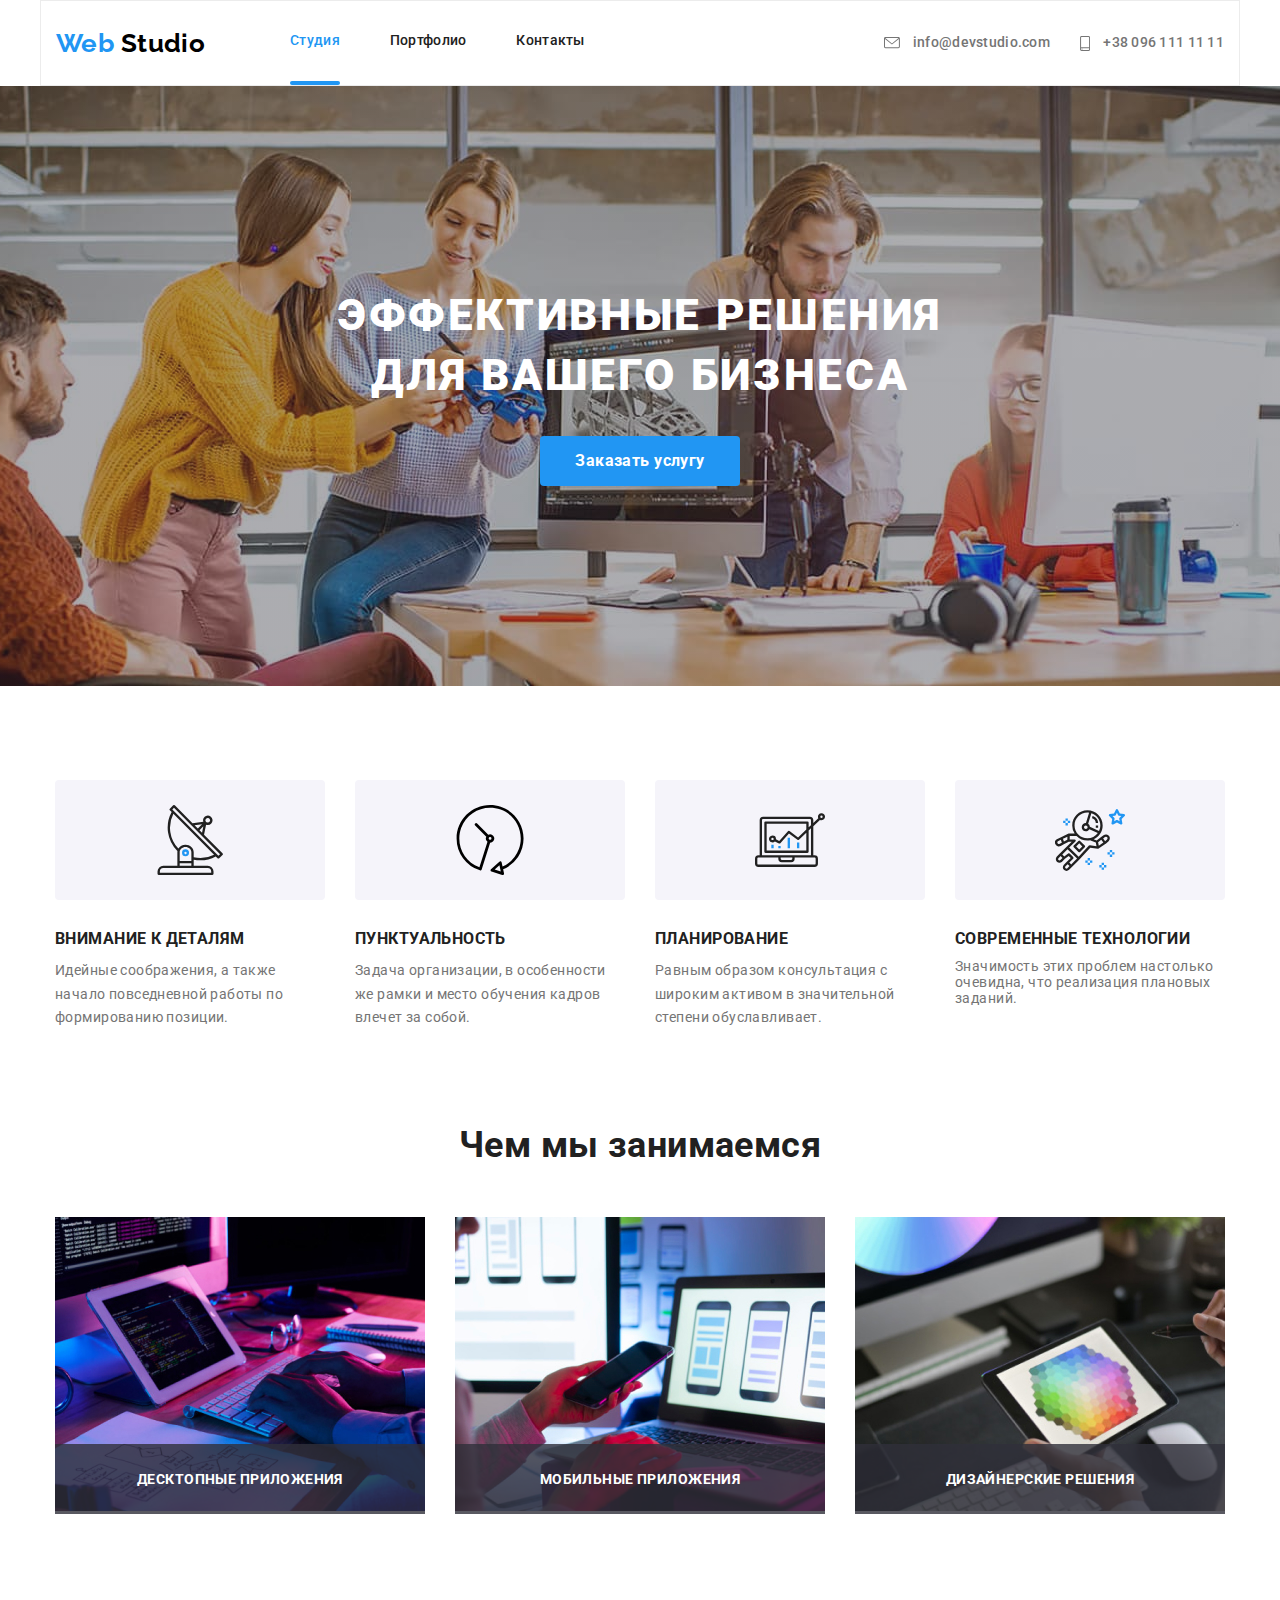
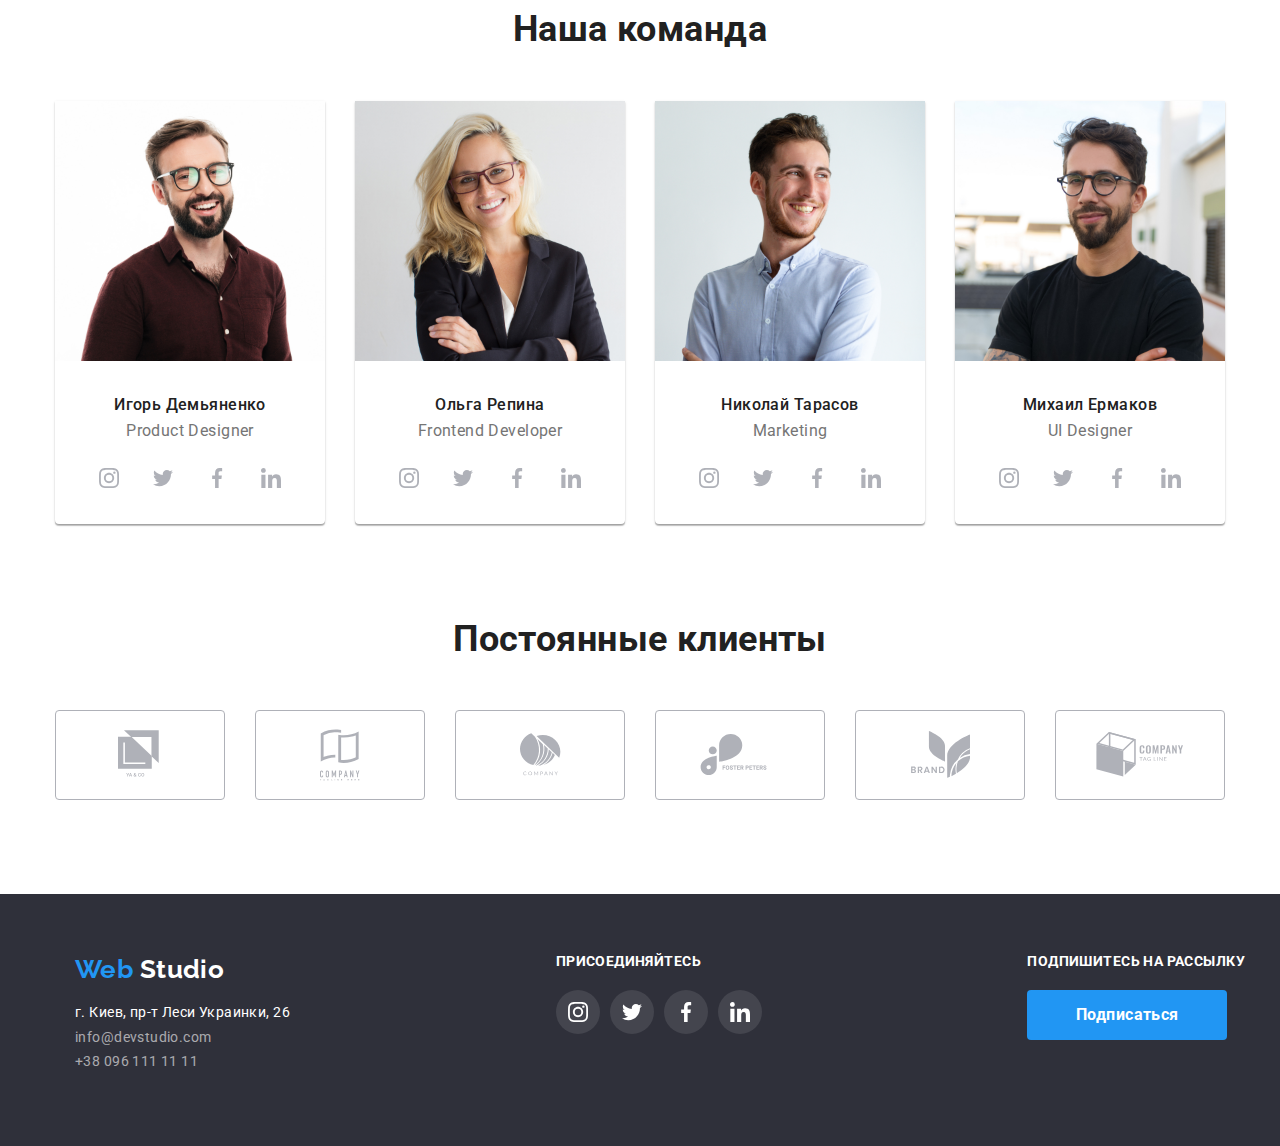
<file: index.html>
<!DOCTYPE html>
<html lang="ru">
  <head>
    <meta charset="UTF-8" />
    <meta name="viewport" content="width=device-width, initial-scale=1.0" />
    <title>Web Studio</title>
    <link
      href="https://fonts.googleapis.com/css2?family=Raleway:wght@700&family=Roboto:wght@400;500;700;900&display=swap"
      rel="stylesheet"
    />
    <link
      rel="stylesheet"
      href="https://cdnjs.cloudflare.com/ajax/libs/modern-normalize/0.7.0/modern-normalize.min.css"
    />
    <link rel="stylesheet" href="./css/styles.css" />
  </head>

  <body>
    <header>
      <div class="container main-nav">
        <a href="./index.html" class="logo">
          <span class="logo-web">Web</span>
          <span class="logo-studio">Studio</span>
        </a>

        <nav>
          <ul class="site-nav list">
            <li class="item">
              <a href="./index.html" class="link current">Студия</a>
            </li>
            <li class="item">
              <a href="./portfolio.html" class="link">Портфолио</a>
            </li>
            <li class="item"><a href="" class="link">Контакты</a></li>
          </ul>
        </nav>

        <address class="adress">
          <ul class="adress-nav list">
            <li class="item">
              <a href="mailto:info@devstudio.com" class="adress-link">
                <svg class="icon-header" width="16" height="12">
                  <use href="./images/symbol-defs.svg#envelope"></use>
                </svg>
                info@devstudio.com</a
              >
            </li>
            <li class="item">
              <a href="tel:+380961111111" class="adress-link">
                <svg class="icon-header" width="10" height="15">
                  <use href="./images/symbol-defs.svg#phone"></use>
                </svg>
                +38 096 111 11 11
              </a>
            </li>
          </ul>
        </address>
      </div>
    </header>

    <main>
      <section class="hero">
        <div class="overlay">
          <div class="hero-position">
            <h1 class="hero-title">
              Эффективные решения <br />
              для вашего бизнеса
            </h1>
            <a href="" class="button">Заказать услугу</a>
          </div>
        </div>
      </section>

      <section class="section">
        <div class="container">
          <h2 class="section-title visually-hidden">Особенность работы</h2>
          <ul class="feature-list list">
            <li class="item">
              <div class="feature-container">
                <svg class="feature-icon" width="70" height="70">
                  <use href="./images/symbol-defs.svg#antena"></use>
                </svg>
              </div>
              <h3 class="title">Внимание к деталям</h3>
              <p class="text">
                Идейные соображения, а также начало повседневной работы по
                формированию позиции.
              </p>
            </li>
            <li class="item">
              <div class="feature-container">
                <svg class="feature-icon" width="70" height="70">
                  <use href="./images/symbol-defs.svg#clock"></use>
                </svg>
              </div>
              <h3 class="title">Пунктуальность</h3>
              <p class="text">
                Задача организации, в особенности же рамки и место обучения
                кадров влечет за собой.
              </p>
            </li>
            <li class="item">
              <div class="feature-container">
                <svg class="feature-icon" width="70" height="70">
                  <use href="./images/symbol-defs.svg#diagram"></use>
                </svg>
              </div>
              <h3 class="title icon">Планирование</h3>
              <p class="text">
                Равным образом консультация с широким активом в значительной
                степени обуславливает.
              </p>
            </li>
            <li class="item">
              <div class="feature-container">
                <svg class="feature-icon" width="70" height="70">
                  <use href="./images/symbol-defs.svg#astronaut"></use>
                </svg>
              </div>
              <h3 class="title icon">Современные технологии</h3>
              <p>
                Значимость этих проблем настолько очевидна, что реализация
                плановых заданий.
              </p>
            </li>
          </ul>
        </div>
      </section>

      <section class="section">
        <div class="container">
          <h2 class="section-title">Чем мы занимаемся</h2>
          <ul class="todo-list list">
            <li class="item">
              <div class="item-container">
                <img
                  class="icon"
                  src="./images/laptop.jpg"
                  alt="laptop"
                  width="370"
                  height="294"
                />
                <p class="todo-text">Десктопные приложения</p>
              </div>
            </li>
            <li class="item icon-smartphone">
              <div class="item-container">
                <img
                  class="icon"
                  src="./images/smartphone.jpg"
                  alt="smartphone"
                  width="370"
                  height="294"
                />
                <p class="todo-text">Мобильные приложения</p>
              </div>
            </li>
            <li class="item icon-monitor">
              <div class="item-container">
                <img
                  class="icon"
                  src="./images/monitor.jpg"
                  alt="monitor"
                  width="370"
                  height="294"
                />
                <p class="todo-text">Дизайнерские решения</p>
              </div>
            </li>
          </ul>
        </div>
      </section>

      <section class="section">
        <div class="container">
          <h2 class="section-title">Наша команда</h2>
          <ul class="team-list list">
            <li class="item">
              <img
                src="./images/team1.jpg"
                alt="член команды 1"
                width="270"
                class="img"
              />
              <h3 class="title">Игорь Демьяненко</h3>
              <p class="text">Product Designer</p>
              <ul class="social-list list">
                <li class="item">
                  <a
                    href=""
                    aria-label="Ссылка на Instagramm"
                    class="img-social"
                  >
                    <svg class="team-icon" width="20" height="20">
                      <use href="./images/symbol-defs.svg#instagram"></use>
                    </svg>
                  </a>
                </li>
                <li class="item">
                  <a href="" aria-label="Ссылка на Twitter" class="img-social">
                    <svg class="team-icon" width="20" height="20">
                      <use href="./images/symbol-defs.svg#twitter"></use>
                    </svg>
                  </a>
                </li>
                <li class="item">
                  <a href="" aria-label="Ссылка на Facebook" class="img-social">
                    <svg class="team-icon" width="20" height="20">
                      <use href="./images/symbol-defs.svg#facebook"></use>
                    </svg>
                  </a>
                </li>
                <li class="item">
                  <a href="" aria-label="Ссылка на LinkedIn" class="img-social">
                    <svg class="team-icon" width="20" height="20">
                      <use href="./images/symbol-defs.svg#linkedin"></use>
                    </svg>
                  </a>
                </li>
              </ul>
            </li>
            <li class="item">
              <img
                src="./images/team2.jpg"
                alt="член команды 2"
                width="270"
                class="img"
              />
              <h3 class="title">Ольга Репина</h3>
              <p class="text">Frontend Developer</p>
              <ul class="social-list list">
                <li class="item">
                  <a
                    href=""
                    aria-label="Ссылка на Instagramm"
                    class="img-social"
                  >
                    <svg class="team-icon" width="20" height="20">
                      <use href="./images/symbol-defs.svg#instagram"></use>
                    </svg>
                  </a>
                </li>
                <li class="item">
                  <a href="" aria-label="Ссылка на Twitter" class="img-social">
                    <svg class="team-icon" width="20" height="20">
                      <use href="./images/symbol-defs.svg#twitter"></use>
                    </svg>
                  </a>
                </li>
                <li class="item">
                  <a href="" aria-label="Ссылка на Facebook" class="img-social">
                    <svg class="team-icon" width="20" height="20">
                      <use href="./images/symbol-defs.svg#facebook"></use>
                    </svg>
                  </a>
                </li>
                <li class="item">
                  <a href="" aria-label="Ссылка на LinkedIn" class="img-social">
                    <svg class="team-icon" width="20" height="20">
                      <use href="./images/symbol-defs.svg#linkedin"></use>
                    </svg>
                  </a>
                </li>
              </ul>
            </li>
            <li class="item">
              <img
                src="./images/team3.jpg"
                alt="член команды 3"
                width="270"
                class="img"
              />
              <h3 class="title">Николай Тарасов</h3>
              <p class="text">Marketing</p>
              <ul class="social-list list">
                <li class="item">
                  <a
                    href=""
                    aria-label="Ссылка на Instagramm"
                    class="img-social"
                  >
                    <svg class="team-icon" width="20" height="20">
                      <use href="./images/symbol-defs.svg#instagram"></use>
                    </svg>
                  </a>
                </li>
                <li class="item">
                  <a href="" aria-label="Ссылка на Twitter" class="img-social">
                    <svg class="team-icon" width="20" height="20">
                      <use href="./images/symbol-defs.svg#twitter"></use>
                    </svg>
                  </a>
                </li>
                <li class="item">
                  <a href="" aria-label="Ссылка на Facebook" class="img-social">
                    <svg class="team-icon" width="20" height="20">
                      <use href="./images/symbol-defs.svg#facebook"></use>
                    </svg>
                  </a>
                </li>
                <li class="item">
                  <a href="" aria-label="Ссылка на LinkedIn" class="img-social">
                    <svg class="team-icon" width="20" height="20">
                      <use href="./images/symbol-defs.svg#linkedin"></use>
                    </svg>
                  </a>
                </li>
              </ul>
            </li>
            <li class="item">
              <img
                src="./images/team4.jpg"
                alt="член команды 4"
                width="270"
                class="img"
              />
              <h3 class="title">Михаил Ермаков</h3>
              <p class="text">UI Designer</p>
              <ul class="social-list list">
                <li class="item">
                  <a
                    href=""
                    aria-label="Ссылка на Instagramm"
                    class="img-social"
                  >
                    <svg class="team-icon" width="20" height="20">
                      <use href="./images/symbol-defs.svg#instagram"></use>
                    </svg>
                  </a>
                </li>
                <li class="item">
                  <a href="" aria-label="Ссылка на Twitter" class="img-social">
                    <svg class="team-icon" width="20" height="20">
                      <use href="./images/symbol-defs.svg#twitter"></use>
                    </svg>
                  </a>
                </li>
                <li class="item">
                  <a href="" aria-label="Ссылка на Facebook" class="img-social">
                    <svg class="team-icon" width="20" height="20">
                      <use href="./images/symbol-defs.svg#facebook"></use>
                    </svg>
                  </a>
                </li>
                <li class="item">
                  <a href="" aria-label="Ссылка на LinkedIn" class="img-social">
                    <svg class="team-icon" width="20" height="20">
                      <use href="./images/symbol-defs.svg#linkedin"></use>
                    </svg>
                  </a>
                </li>
              </ul>
            </li>
          </ul>
        </div>
      </section>

      <section class="section">
        <div class="container">
          <h2 class="section-title">Постоянные клиенты</h2>
          <ul class="client-list list">
            <li>
              <a href="#" class="item">
                <svg class="img-client" width="45" height="50">
                  <use href="./images/symbol-defs.svg#client_1"></use>
                </svg>
              </a>
            </li>
            <li>
              <a href="#" class="item">
                <svg class="img-client" width="40" height="52">
                  <use href="./images/symbol-defs.svg#client_2"></use>
                </svg>
              </a>
            </li>
            <li>
              <a href="#" class="item">
                <svg class="img-client" width="41" height="43">
                  <use href="./images/symbol-defs.svg#client_3"></use>
                </svg>
              </a>
            </li>
            <li>
              <a href="#" class="item">
                <svg class="img-client" width="80" height="42">
                  <use href="./images/symbol-defs.svg#client_4"></use>
                </svg>
              </a>
            </li>
            <li>
              <a href="#" class="item">
                <svg class="img-client" width="59" height="47">
                  <use href="./images/symbol-defs.svg#client_5"></use>
                </svg>
              </a>
            </li>
            <li>
              <a href="#" class="item">
                <svg class="img-client" width="88" height="45">
                  <use href="./images/symbol-defs.svg#client_6"></use>
                </svg>
              </a>
            </li>
          </ul>
        </div>
      </section>
    </main>

    <footer class="footer-main">
      <div class="container footer">
        <div>
          <a href="./index.html" class="logo">
            <span class="logo-web">Web</span>
            <span class="logo-studio">Studio</span>
          </a>
          <address class="footer-adress">
            <ul class="list">
              <li class="item">
                <p class="post">г. Киев, пр-т Леси Украинки, 26</p>
              </li>
              <li class="item">
                <a href="mailto:info@devstudio.com" class="link"
                  >info@devstudio.com
                </a>
              </li>

              <li class="item">
                <a href="tel:+380961111111" class="link">+38 096 111 11 11</a>
              </li>
            </ul>
          </address>
        </div>

        <div class="footer-list">
          <div class="footer-header">Присоединяйтесь</div>
          <ul class="social-list list">
            <li class="item">
              <a
                href=""
                aria-label="Ссылка на Instagramm"
                class="img-social img-footer"
              >
                <svg class="team-icon" width="20" height="20">
                  <use href="./images/symbol-defs.svg#instagram"></use>
                </svg>
              </a>
            </li>
            <li class="item">
              <a
                href=""
                aria-label="Ссылка на Twitter"
                class="img-social img-footer"
              >
                <svg class="team-icon" width="20" height="20">
                  <use href="./images/symbol-defs.svg#twitter"></use>
                </svg>
              </a>
            </li>
            <li class="item">
              <a
                href=""
                aria-label="Ссылка на Facebook"
                class="img-social img-footer"
              >
                <svg class="team-icon" width="20" height="20">
                  <use href="./images/symbol-defs.svg#facebook"></use>
                </svg>
              </a>
            </li>
            <li class="item">
              <a
                href=""
                aria-label="Ссылка на LinkedIn"
                class="img-social img-footer"
              >
                <svg class="team-icon" width="20" height="20">
                  <use href="./images/symbol-defs.svg#linkedin"></use>
                </svg>
              </a>
            </li>
          </ul>
        </div>

        <div>
          <div class="footer-header">Подпишитесь на рассылку</div>
          <a href="" class="button">Подписаться</a>
        </div>
      </div>
    </footer>
  </body>
</html>
</file>
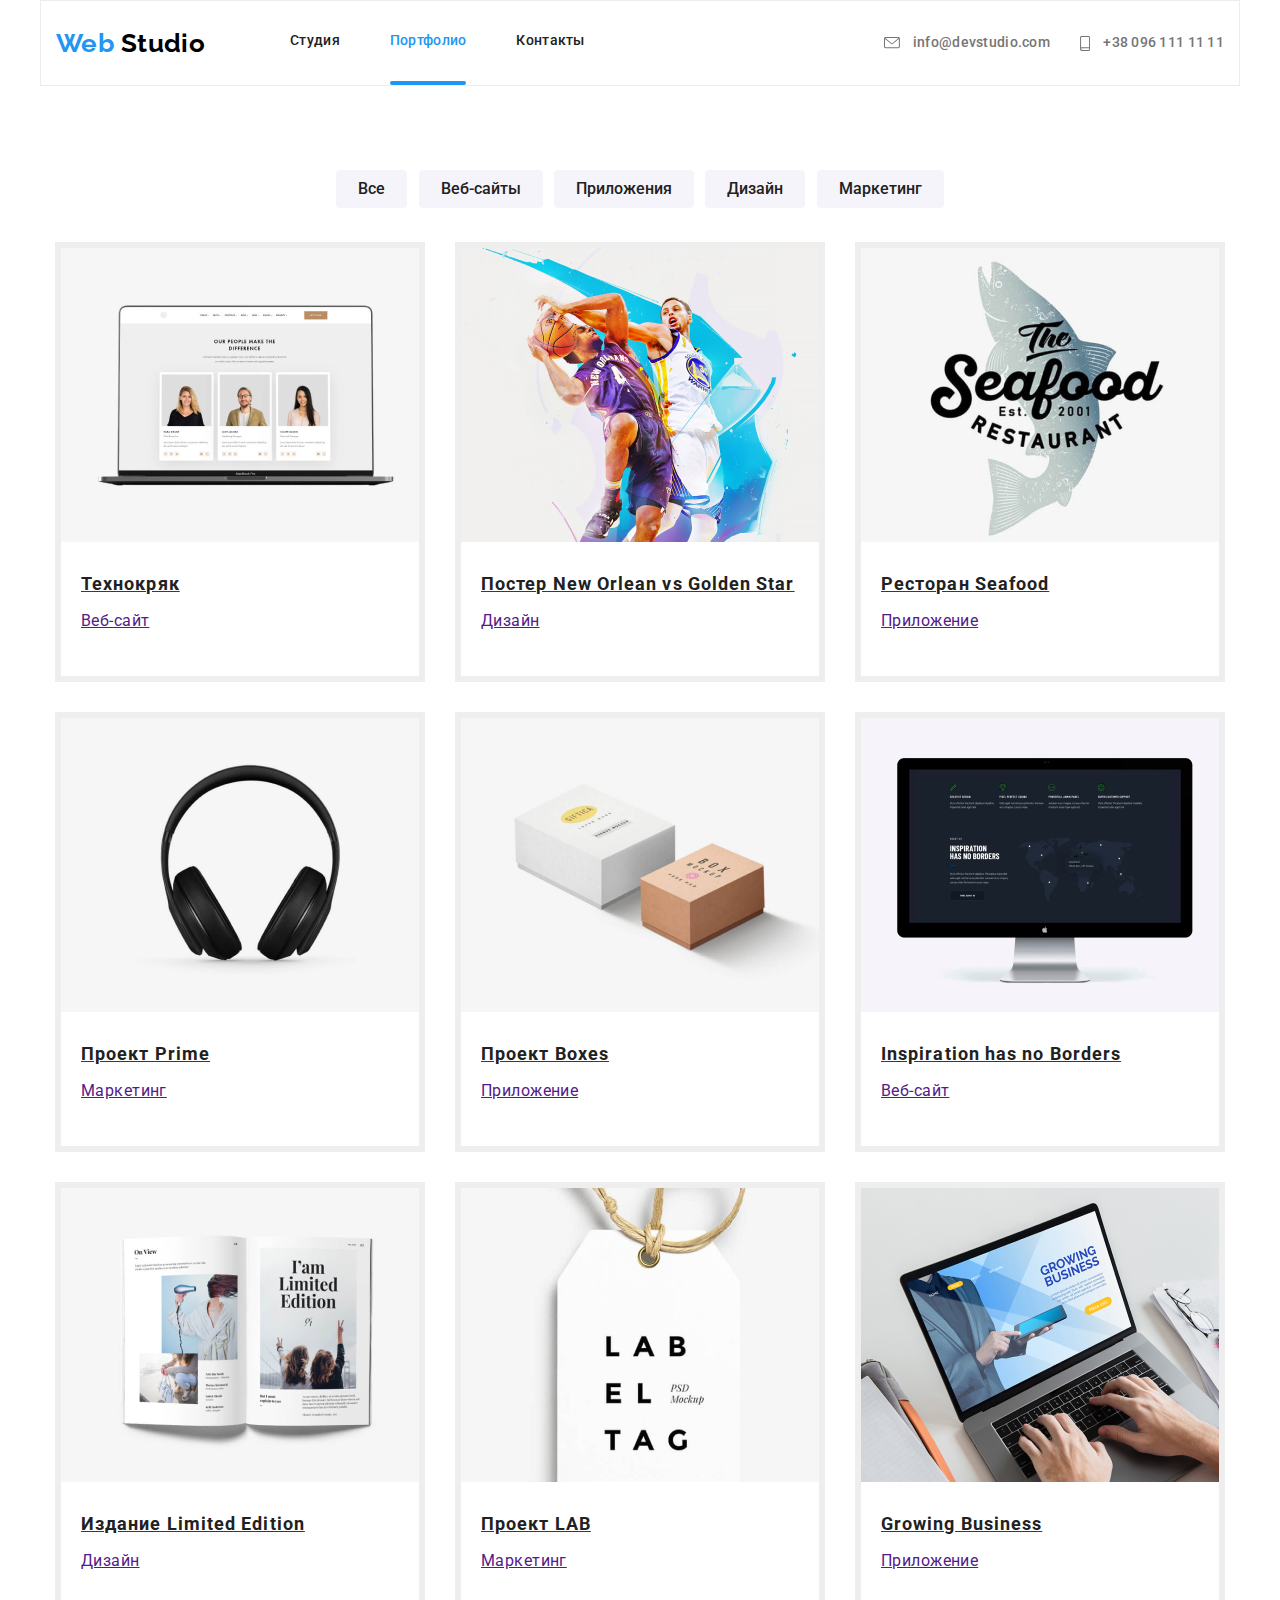
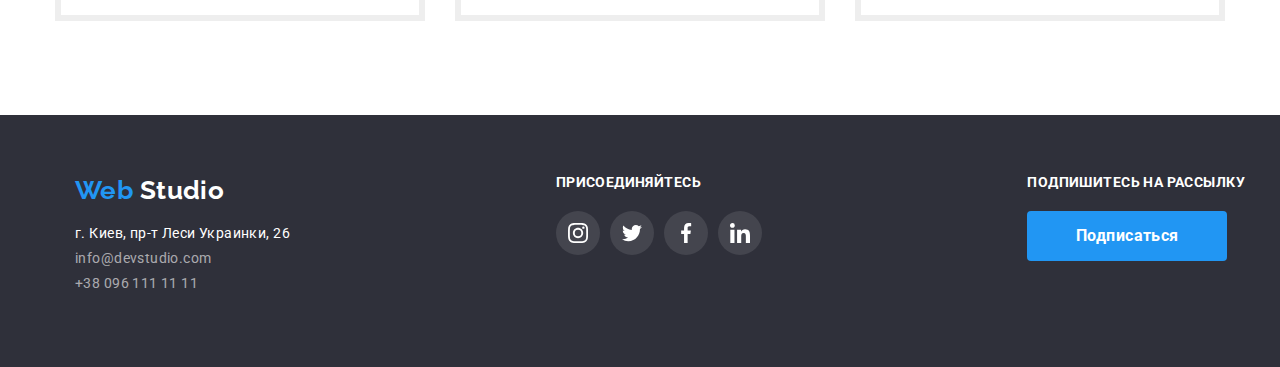
<file: portfolio.html>
<!DOCTYPE html>
<html lang="ru">
  <head>
    <meta charset="UTF-8" />
    <meta name="viewport" content="width=device-width, initial-scale=1.0" />
    <title>Web Studio</title>
    <link
      href="https://fonts.googleapis.com/css2?family=Raleway:wght@700&family=Roboto:wght@400;500;700;900&display=swap"
      rel="stylesheet"
    />
    <link
      rel="stylesheet"
      href="https://cdnjs.cloudflare.com/ajax/libs/modern-normalize/0.7.0/modern-normalize.min.css"
    />
    <link rel="stylesheet" href="./css/styles.css" />
  </head>

  <body>
    <header>
      <div class="container main-nav">
        <a href="./index.html" class="logo">
          <span class="logo-web">Web</span>
          <span class="logo-studio">Studio</span>
        </a>

        <nav>
          <ul class="site-nav list">
            <li class="item"><a href="./index.html" class="link">Студия</a></li>
            <li class="item">
              <a href="./portfolio.html" class="link current">Портфолио</a>
            </li>
            <li class="item"><a href="" class="link">Контакты</a></li>
          </ul>
        </nav>

        <address class="adress">
          <ul class="adress-nav list">
            <li class="item">
              <a href="mailto:info@devstudio.com" class="adress-link">
                <svg class="icon-header" width="16" height="12">
                  <use href="./images/symbol-defs.svg#envelope"></use>
                </svg>
                info@devstudio.com</a
              >
            </li>
            <li class="item">
              <a href="tel:+380961111111" class="adress-link">
                <svg class="icon-header" width="10" height="15">
                  <use href="./images/symbol-defs.svg#phone"></use>
                </svg>
                +38 096 111 11 11
              </a>
            </li>
          </ul>
        </address>
      </div>
    </header>

    <main>
      <section class="section">
        <div class="container">
          <h1 class="section-title visually-hidden">Наши работы</h1>
          <div class="filter">
            <button type="button" class="button-work">Все</button>
            <button type="button" class="button-work">Веб-сайты</button>
            <button type="button" class="button-work">Приложения</button>
            <button type="button" class="button-work">Дизайн</button>
            <button type="button" class="button-work">Маркетинг</button>
          </div>
          <ul class="work-list list">
            <li class="element">
              <a href="">
                <div class="work-list-img">
                  <img
                    src="./images/Portfolio/img1.jpg"
                    alt="работа 1"
                    width="370"
                  />
                  <p class="item">
                    Технокряк это современная площадка распространения
                    коронавируса. Компании используют эту платформу для
                    цифрового шпионажа и атак на защищённые сервера конкурентов.
                  </p>
                </div>
                <div class="elem">
                  <h2 class="title">Технокряк</h2>
                  <p class="text">Веб-сайт</p>
                </div>
              </a>
            </li>
            <li class="element">
              <a href="">
                <div class="work-list-img">
                  <img
                    src="./images/Portfolio/img2.jpg"
                    alt="работа 2"
                    width="370"
                  />
                  <p class="item">
                    Технокряк это современная площадка распространения
                    коронавируса. Компании используют эту платформу для
                    цифрового шпионажа и атак на защищённые сервера конкурентов.
                  </p>
                </div>
                <div class="elem">
                  <h2 class="title">Постер New Orlean vs Golden Star</h2>
                  <p class="text">Дизайн</p>
                </div>
              </a>
            </li>
            <li class="element">
              <a href="">
                <div class="work-list-img">
                  <img
                    src="./images/Portfolio/img3.jpg"
                    alt="работа 3"
                    width="370"
                  />
                  <p class="item">
                    Технокряк это современная площадка распространения
                    коронавируса. Компании используют эту платформу для
                    цифрового шпионажа и атак на защищённые сервера конкурентов.
                  </p>
                </div>
                <div class="elem">
                  <h2 class="title">Ресторан Seafood</h2>
                  <p class="text">Приложение</p>
                </div>
              </a>
            </li>
            <li class="element">
              <a href="">
                <div class="work-list-img">
                  <img
                    src="./images/Portfolio/img4.jpg"
                    alt="работа 4"
                    width="370"
                  />
                  <p class="item">
                    Технокряк это современная площадка распространения
                    коронавируса. Компании используют эту платформу для
                    цифрового шпионажа и атак на защищённые сервера конкурентов.
                  </p>
                </div>
                <div class="elem">
                  <h2 class="title">Проект Prime</h2>
                  <p class="text">Маркетинг</p>
                </div>
              </a>
            </li>
            <li class="element">
              <a href="">
                <div class="work-list-img">
                  <img
                    src="./images/Portfolio/img5.jpg"
                    alt="работа 5"
                    width="370"
                  />
                  <p class="item">
                    Технокряк это современная площадка распространения
                    коронавируса. Компании используют эту платформу для
                    цифрового шпионажа и атак на защищённые сервера конкурентов.
                  </p>
                </div>
                <div class="elem">
                  <h2 class="title">Проект Boxes</h2>
                  <p class="text">Приложение</p>
                </div>
              </a>
            </li>
            <li class="element">
              <a href="">
                <div class="work-list-img">
                  <img
                    src="./images/Portfolio/img6.jpg"
                    alt="работа 6"
                    width="370"
                  />
                  <p class="item">
                    Технокряк это современная площадка распространения
                    коронавируса. Компании используют эту платформу для
                    цифрового шпионажа и атак на защищённые сервера конкурентов.
                  </p>
                </div>
                <div class="elem">
                  <h2 class="title">Inspiration has no Borders</h2>
                  <p class="text">Веб-сайт</p>
                </div>
              </a>
            </li>
            <li class="element">
              <a href="">
                <div class="work-list-img">
                  <img
                    src="./images/Portfolio/img7.jpg"
                    alt="работа 7"
                    width="370"
                  />
                  <p class="item">
                    Технокряк это современная площадка распространения
                    коронавируса. Компании используют эту платформу для
                    цифрового шпионажа и атак на защищённые сервера конкурентов.
                  </p>
                </div>
                <div class="elem">
                  <h2 class="title">Издание Limited Edition</h2>
                  <p class="text">Дизайн</p>
                </div>
              </a>
            </li>
            <li class="element">
              <a href="">
                <div class="work-list-img">
                  <img
                    src="./images/Portfolio/img8.jpg"
                    alt="работа 8"
                    width="370"
                  />
                  <p class="item">
                    Технокряк это современная площадка распространения
                    коронавируса. Компании используют эту платформу для
                    цифрового шпионажа и атак на защищённые сервера конкурентов.
                  </p>
                </div>
                <div class="elem">
                  <h2 class="title">Проект LAB</h2>
                  <p class="text">Маркетинг</p>
                </div>
              </a>
            </li>
            <li class="element">
              <a href="">
                <div class="work-list-img">
                  <img
                    src="./images/Portfolio/img9.jpg"
                    alt="работа 9"
                    width="370"
                  />
                  <p class="item">
                    Технокряк это современная площадка распространения
                    коронавируса. Компании используют эту платформу для
                    цифрового шпионажа и атак на защищённые сервера конкурентов.
                  </p>
                </div>
                <div class="elem">
                  <h2 class="title">Growing Business</h2>
                  <p class="text">Приложение</p>
                </div>
              </a>
            </li>
          </ul>
        </div>
      </section>
    </main>

    <footer class="footer-main">
      <div class="container footer">
        <div>
          <a href="./index.html" class="logo">
            <span class="logo-web">Web</span>
            <span class="logo-studio">Studio</span>
          </a>
          <address class="footer-adress">
            <ul class="list">
              <li class="item">
                <p class="post">г. Киев, пр-т Леси Украинки, 26</p>
              </li>
              <li class="item">
                <a href="mailto:info@devstudio.com" class="link"
                  >info@devstudio.com
                </a>
              </li>
              <li class="item">
                <a href="tel:+380961111111" class="link">+38 096 111 11 11</a>
              </li>
            </ul>
          </address>
        </div>

        <div class="footer-list">
          <div class="footer-header">Присоединяйтесь</div>
          <ul class="social-list list">
            <li class="item">
              <a
                href=""
                aria-label="Ссылка на Instagramm"
                class="img-social img-footer"
              >
                <svg class="team-icon" width="20" height="20">
                  <use href="./images/symbol-defs.svg#instagram"></use>
                </svg>
              </a>
            </li>
            <li class="item">
              <a
                href=""
                aria-label="Ссылка на Twitter"
                class="img-social img-footer"
              >
                <svg class="team-icon" width="20" height="20">
                  <use href="./images/symbol-defs.svg#twitter"></use>
                </svg>
              </a>
            </li>
            <li class="item">
              <a
                href=""
                aria-label="Ссылка на Facebook"
                class="img-social img-footer"
              >
                <svg class="team-icon" width="20" height="20">
                  <use href="./images/symbol-defs.svg#facebook"></use>
                </svg>
              </a>
            </li>
            <li class="item">
              <a
                href=""
                aria-label="Ссылка на LinkedIn"
                class="img-social img-footer"
              >
                <svg class="team-icon" width="20" height="20">
                  <use href="./images/symbol-defs.svg#linkedin"></use>
                </svg>
              </a>
            </li>
          </ul>
        </div>

        <div>
          <div class="footer-header">Подпишитесь на рассылку</div>
          <a href="" class="button">Подписаться</a>
        </div>
      </div>
    </footer>
  </body>
</html>
</file>
<file: css/styles.css>
:root {
  --primary-text-color: #757575;
  --title-text-color: #212121;
  --accent-color: #2196f3;
  --primary-white-color: #ffffff;
  --time-animation: 250ms;
  --time-function: cubic-bezier(0.4, 0, 0.2, 1);
}

body {
  background-color: var(--primary-white-color);
  color: var(--primary-text-color);

  font-family: Roboto, sans-serif;
  font-size: 14px;
  line-height: 1.14;
  letter-spacing: 0.03em;
}

button {
  font-family: inherit;
}

h1,
h2,
h3,
h4,
h5,
h6,
p {
  margin-top: 0;
  margin-bottom: 0;
}

.visually-hidden {
  position: absolute !important;
  clip: rect(1px 1px 1px 1px);
  /* IE6, IE7 */
  clip: rect(1px, 1px, 1px, 1px);
  padding: 0 !important;
  border: 0 !important;
  height: 1px !important;
  width: 1px !important;
  overflow: hidden;
}

.overlay {
  display: flex;
  justify-content: center;
  align-items: center;

  max-width: 1600px;
  height: 600px;
  margin-left: auto;
  margin-right: auto;

  background-image: linear-gradient(
      rgba(47, 48, 58, 0.4),
      rgba(47, 48, 58, 0.4)
    ),
    url('../images/Header.jpg');
  background-position: center;
  background-repeat: no-repeat;
  background-size: cover;
  background-color: rgba(47, 48, 58, 0.4);
}

.list {
  list-style: none;
  padding: 0;
  margin: 0;
}

.container {
  margin-left: auto;
  margin-right: auto;
  width: 1200px;
  padding-left: 15px;
  padding-right: 15px;
}

.main-nav {
  display: flex;
  align-items: center;
  border: 1px solid #ececec;
}

/*logo*/
.logo {
  font-family: Raleway, sans-serif;
  font-weight: bold;
  font-size: 26px;
  line-height: 1.19;
  text-decoration: none;
}

.logo-web {
  color: var(--accent-color);
}
.logo-studio {
  color: #000000;
}

/*site nav*/
.site-nav {
  display: flex;
  margin-left: 85px;
}

.site-nav .item + .item {
  /* беруться все кроме первого */
  margin-left: 50px;
}

/* 
результат тотже что и выше
только берутся все кроме последнего
.site-nav .item:not(:last-child) {
  margin-right: 50px;
} */

.site-nav .link {
  /*чтобы работала вертикальная геометрия и раздвигалась li */
  display: block;
  /* увеличиваем высоту линка, ширина по которой можно пецнуть мышкой */
  padding-top: 32px;
  padding-bottom: 32px;

  color: var(--title-text-color);

  font-weight: 500;
  letter-spacing: 0.02em;

  text-decoration: none;
  transition: color var(--time-animation) var(--time-function);
}

.site-nav .link:hover,
.site-nav .link:focus {
  color: var(--accent-color);
}

.site-nav .link.current {
  color: var(--accent-color);
}

.link.current::after {
  content: '';
  display: block;
  width: 100%;
  height: 4px;
  background: var(--accent-color);
  border-radius: 2px;
  transform: translateY(32px);
}

.adress {
  /* для флекс auto работает для горизонтали, для обычных блоков по вертикали */
  margin-left: auto;
  font-style: normal;
}

.adress-nav {
  display: flex;
}

.adress-nav .item + .item {
  margin-left: 30px;
}

.adress-link {
  color: var(--primary-text-color);
  font-weight: 500;
  letter-spacing: 0.02em;
  text-decoration: none;

  transition: color var(--time-animation) var(--time-function);
}
.icon-header {
  margin-right: 10px;
  fill: currentColor;
  vertical-align: middle;
}

.adress-link:focus,
.adress-link:hover {
  color: var(--accent-color);
}

/*hero*/
.hero {
  text-align: center;
  margin-bottom: 94px;
}

.hero-title {
  margin-bottom: 30px;

  color: var(--primary-white-color);

  font-weight: 900;
  font-size: 44px;
  line-height: 1.36;

  letter-spacing: 0.06em;
  text-transform: uppercase;
}

.button {
  display: inline-block;
  min-width: 200px;
  padding: 10px 32px;
  border-radius: 4px;
  /* display: flex;
  align-items: center;
  letter-spacing: 0.06em; */

  color: var(--primary-white-color);
  background-color: var(--accent-color);
  font-weight: bold;
  font-size: 16px;
  line-height: 1.87;
  text-decoration: none;
  text-align: center;
}

/*section*/
.section {
  padding-bottom: 94px;
}

.section-title {
  margin-bottom: 50px;

  color: var(--title-text-color);
  font-weight: 700;
  font-size: 36px;
  line-height: 1.17;
  text-align: center;
}

/*feature*/
.feature-list {
  display: flex;
}

.feature-list .item + .item {
  margin-left: 30px;
}

.feature-list .item {
  width: calc((100% - 90px) / 3);
}

.feature-list .title {
  margin-bottom: 10px;

  color: var(--title-text-color);
  font-weight: 700;
  text-transform: uppercase;
}

.feature-list .text {
  line-height: 1.71;
}

.feature-container {
  display: flex;
  align-items: center;
  justify-content: center;

  width: 270px;
  height: 120px;

  margin-bottom: 30px;

  background: #f5f4fa;
  border-radius: 4px;
}

/* todo */
.todo-list {
  display: flex;
  justify-content: space-between;
}

.item-container {
  position: relative;
}

.item .todo-text {
  position: absolute;
  bottom: 0;
  left: 0;

  width: 100%;
  height: 70px;
  background: rgba(47, 48, 58, 0.8);

  display: flex;
  align-items: center;
  justify-content: center;

  font-weight: 700;
  text-align: center;
  text-transform: uppercase;
  color: #ffffff;
}

/*team*/
.team-list {
  display: flex;
  text-align: center;
  justify-content: space-between;
}

.social-list {
  display: flex;
  justify-content: center;
  margin-bottom: 24px;
  margin-top: 16px;
}

.social-list .item + .item {
  margin-left: 10px;
}

.team-list .img {
  margin-bottom: 30px;
}

.team-list > .item {
  background: #ffffff;
  box-shadow: 0px 2px 1px rgba(0, 0, 0, 0.2), 0px 1px 1px rgba(0, 0, 0, 0.14),
    0px 1px 3px rgba(0, 0, 0, 0.12);
  border-radius: 0px 0px 4px 4px;
}

.team-list .title {
  margin-bottom: 10px;

  color: var(--title-text-color);
  font-weight: 500;
  font-size: 16px;
  line-height: 1.19;
}

.team-list .text {
  display: inline-block;

  font-size: 16px;
  line-height: 1.19px;
}

.img-social {
  display: flex;
  align-items: center;
  justify-content: center;
  height: 44px;
  width: 44px;
  border-radius: 50%;

  background-color: var(--primary-white-color);
  color: #afb1b8;
  fill: currentColor;

  transition: background-color var(--time-animation) var(--time-function),
    color var(--time-animation) var(--time-function);
}

.team-list .img-social:hover,
.team-list .img-social:focus,
.footer-list .img-social:hover,
.footer-list .img-social:focus {
  background-color: var(--accent-color);
  color: var(--primary-white-color);
}

/* client-list */
.client-list {
  display: flex;
  justify-content: space-between;
}

.client-list .item + .item {
  margin-right: 30px;
}

.client-list .item {
  display: flex;
  align-items: center;
  justify-content: center;

  width: 170px;
  height: 90px;

  border: 1px solid #afb1b8;
  border-radius: 4px;

  color: #afb1b8;

  transition: border var(--time-animation) var(--time-function),
    color var(--time-animation) var(--time-function);
}

.client-list .item:hover {
  border: 1px solid var(--accent-color);
  color: var(--accent-color);
}

.img-client {
  --color1: currentColor;
}

/* footer   */
.footer-main {
  background: #2f303a;
  height: 252px;
  padding: 60px;
}

.container.footer {
  display: flex;
  justify-content: space-between;
}

.footer-adress .post {
  color: var(--primary-white-color);
  font-size: 14px;
  line-height: 1.71x;
}

.footer-adress .item + .item {
  margin-top: 9px;
}

.footer-adress .link {
  color: rgba(255, 255, 255, 0.6);
  line-height: 1.71x;
  text-decoration: none;
}

.footer-adress .link:hover,
.footer-adress .link:focus {
  color: var(--accent-color);
}
.footer-adress {
  font-style: normal;
}

.footer .logo {
  display: block;
  margin-bottom: 20px;
}

.footer-header {
  font-weight: 700;
  text-transform: uppercase;
  color: var(--primary-white-color);
  margin-bottom: 20px;
}

.footer .logo-studio {
  color: var(--primary-white-color);
}

.img-footer {
  background: rgba(255, 255, 255, 0.1);
  color: var(--primary-white-color);
}

/* portfolio */
.filter {
  margin-top: 84px;
  margin-bottom: 34px;
  text-align: center;
}

.button-work {
  color: var(--title-text-color);
  font-weight: 500;
  font-size: 16px;
  line-height: 1.62;
  text-align: center;

  background-color: #f5f4fa;
  border-radius: 4px;
  border-width: 0;
  box-shadow: none;

  padding: 6px 22px;

  transition: color var(--time-animation) var(--time-function),
    background-color var(--time-animation) var(--time-function),
    box-shadow var(--time-animation) var(--time-function);
}
.button-work:not(:last-child) {
  margin-right: 8px;
}

.button-work:hover,
.button-work:focus {
  color: var(--primary-white-color);
  background-color: var(--accent-color);
  box-shadow: 0px 2px 2px rgba(0, 0, 0, 0.12), 0px 1px 2px rgba(0, 0, 0, 0.08),
    0px 3px 1px rgba(0, 0, 0, 0.1);
}

.work-list {
  display: flex;
  flex-wrap: wrap;
  margin: -15px;
}

.work-list .element:hover {
  box-shadow: 1px 4px 6px rgba(0, 0, 0, 0.16), 0px 4px 4px rgba(0, 0, 0, 0.06),
    0px 1px 1px rgba(0, 0, 0, 0.12);
}

.work-list .element {
  background-color: var(--primary-white-color);
  border: 6px solid #eeeeee;

  box-shadow: none;

  transition: box-shadow var(--time-animation) var(--time-function);

  /* вариант 1 дать маржины половинчатые везде и у контейнера их сминусовать */
  /* работает если нет фона */
  width: 370px;
  margin: 15px;

  /* вариант 2 рассчитать динамически и подправить у крайних маржины */
  /* рассчет ширины относительно всего экрана 
  2 - колво элементов с маржинами
  30 - ширина маржина
  3 - количество элементов на строке*/
  /* width: calc((100% - 2 * 30px) / 3);
  margin-right: 30px;
  margin-bottom: 30px; */
}

/* каждый третий уберем маржин справа */
/* .work-list .element:nth-child(3n) {
  margin-right: 0px;
} */

/* последние три уберем маржин снизу */
/* .work-list .element:nth-last-child(-n + 3) {
  margin-bottom: 0px;
} */

.work-list .title {
  margin-bottom: 4px;

  color: var(--title-text-color);
  font-weight: 700;
  font-size: 18px;
  line-height: 2;
  letter-spacing: 0.06em;
}

.work-list-img {
  position: relative;
  overflow: hidden;
}

.work-list .item {
  position: absolute;
  top: 0;
  left: 0;

  width: 100%;
  height: 100%;

  padding: 63px 24px;

  font-size: 18px;
  line-height: 1.56;
  color: var(--primary-white-color);
  background: rgba(33, 150, 243, 0.9);

  transform: translateY(100%);
  transition: transform var(--time-animation) var(--time-function);
}

.work-list .element:hover .item {
  transform: translateY(0);
}

.work-list .text {
  margin-bottom: 20px;
  font-size: 16px;
  line-height: 1.87;
}

.work-list .elem {
  padding: 20px;
}
</file>
